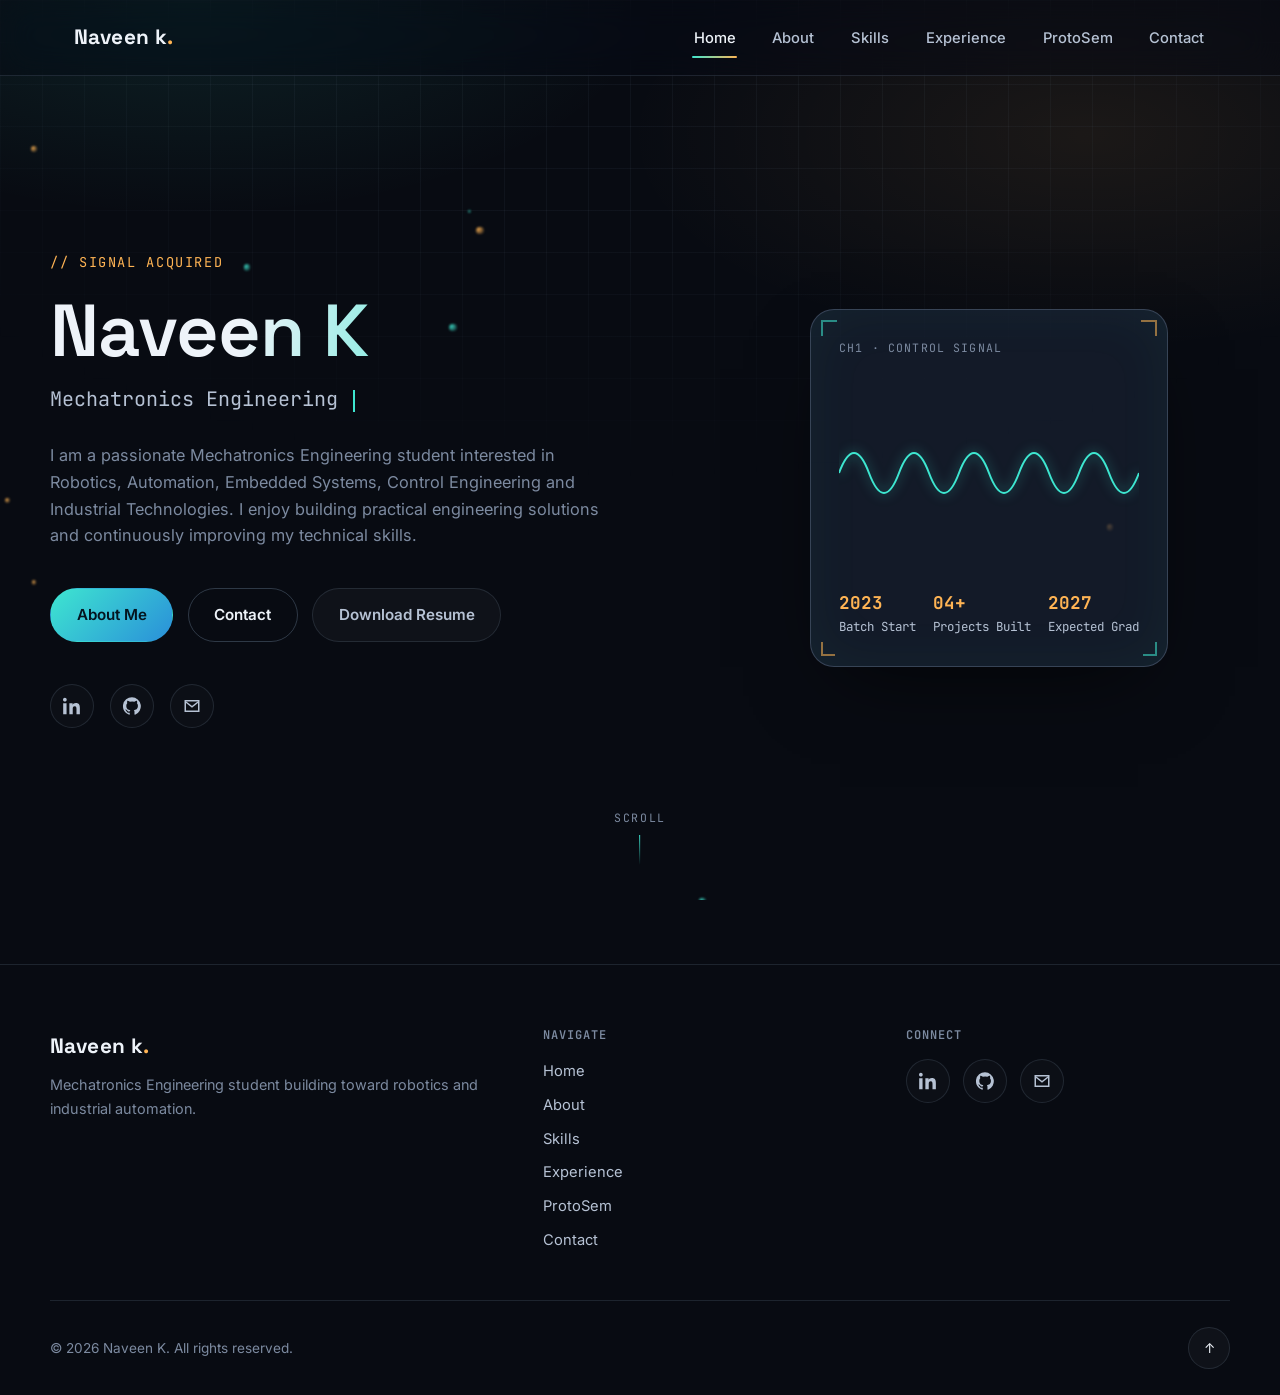
<file: index.html>
<!DOCTYPE html>
<html lang="en">
<head>
<meta charset="UTF-8">
<meta name="viewport" content="width=device-width, initial-scale=1.0">
<title>Naveen K — Mechatronics Engineering Student</title>
<meta name="description" content="Portfolio of Naveen K, a Mechatronics Engineering student focused on robotics, automation, embedded systems and control engineering.">

<!-- Fonts -->
<link rel="preconnect" href="https://fonts.googleapis.com">
<link rel="preconnect" href="https://fonts.gstatic.com" crossorigin>
<link href="https://fonts.googleapis.com/css2?family=Space+Grotesk:wght@500;600;700&family=Inter:wght@400;500;600&family=JetBrains+Mono:wght@400;500&display=swap" rel="stylesheet">

<link rel="stylesheet" href="style.css">
</head>
<body>

<!-- ========================= NAVBAR ========================= -->
<nav class="navbar" id="navbar">
  <div class="nav-container">
    <a href="index.html" class="nav-logo">Naveen k<span class="logo-dot">.</span></a>
    <button class="nav-toggle" id="navToggle" aria-label="Toggle navigation" aria-expanded="false">
      <span></span><span></span><span></span>
    </button>
    <ul class="nav-links" id="navLinks">
      <li><a href="index.html" class="nav-link active">Home</a></li>
      <li><a href="about.html" class="nav-link">About</a></li>
      <li><a href="skills.html" class="nav-link">Skills</a></li>
      <li><a href="experience.html" class="nav-link">Experience</a></li>
      <li><a href="protosem.html" class="nav-link">ProtoSem</a></li>
      <li><a href="contact.html" class="nav-link">Contact</a></li>
    </ul>
  </div>
</nav>

<!-- ========================= HERO ========================= -->
<header class="hero">
  <div class="floating-nodes" aria-hidden="true"></div>

  <div class="container hero-grid">
    <div class="hero-copy">
      <span class="hero-kicker">// Signal acquired</span>
      <h1 class="hero-name reveal">Naveen K</h1>
      <p class="hero-role reveal reveal-delay-1"><span class="role-text">Mechatronics Engineering Student</span><span class="cursor"></span></p>

      <p class="hero-intro reveal reveal-delay-2">
        I am a passionate Mechatronics Engineering student interested in Robotics, Automation,
        Embedded Systems, Control Engineering and Industrial Technologies. I enjoy building
        practical engineering solutions and continuously improving my technical skills.
      </p>

      <div class="hero-actions reveal reveal-delay-3">
        <a href="about.html" class="btn btn-primary">About Me</a>
        <a href="contact.html" class="btn btn-outline">Contact</a>
        <a href="resume.pdf" class="btn btn-ghost" download>Download Resume</a>
      </div>

      <div class="hero-socials reveal reveal-delay-4">
        <a href="https://linkedin.com/" target="_blank" rel="noopener" class="social-icon" aria-label="LinkedIn">
          <svg viewBox="0 0 24 24" fill="currentColor"><path d="M4.98 3.5C4.98 4.88 3.88 6 2.5 6S0 4.88 0 3.5 1.1 1 2.48 1 4.98 2.12 4.98 3.5zM.24 8.25h4.5V23h-4.5V8.25zM8.5 8.25h4.31v2.02h.06c.6-1.13 2.06-2.32 4.24-2.32 4.53 0 5.37 2.98 5.37 6.86V23h-4.5v-6.95c0-1.66-.03-3.8-2.32-3.8-2.32 0-2.68 1.81-2.68 3.68V23h-4.5V8.25z"/></svg>
        </a>
        <a href="https://github.com/" target="_blank" rel="noopener" class="social-icon" aria-label="GitHub">
          <svg viewBox="0 0 24 24" fill="currentColor"><path d="M12 .3a12 12 0 00-3.8 23.4c.6.1.8-.3.8-.6v-2.2c-3.3.7-4-1.6-4-1.6-.6-1.4-1.4-1.8-1.4-1.8-1.1-.8.1-.8.1-.8 1.2.1 1.9 1.3 1.9 1.3 1.1 1.8 2.8 1.3 3.5 1 .1-.8.4-1.3.7-1.6-2.7-.3-5.4-1.3-5.4-5.9 0-1.3.5-2.4 1.3-3.2-.1-.3-.6-1.6.1-3.2 0 0 1-.3 3.4 1.2a11.5 11.5 0 016 0c2.3-1.5 3.3-1.2 3.3-1.2.7 1.6.3 2.9.1 3.2.8.8 1.3 1.9 1.3 3.2 0 4.6-2.8 5.6-5.4 5.9.4.4.8 1.1.8 2.2v3.3c0 .3.2.7.8.6A12 12 0 0012 .3z"/></svg>
        </a>
        <a href="mailto:contnaveendoc@gmail.com" class="social-icon" aria-label="Email">
          <svg viewBox="0 0 24 24" fill="none" stroke="currentColor" stroke-width="2"><path d="M3 5h18v14H3z"/><path d="M3 6l9 7 9-7"/></svg>
        </a>
      </div>
    </div>

    <div class="hero-visual reveal reveal-delay-2">
      <div class="scope-panel bracket tilt">
        <span class="bl"></span><span class="br"></span>
        <span class="scope-label">CH1 · CONTROL SIGNAL</span>
        <svg viewBox="0 0 300 100" preserveAspectRatio="none">
          <path class="scope-wave" d="M0,50 Q15,10 30,50 T60,50 T90,50 T120,50 T150,50 T180,50 T210,50 T240,50 T270,50 T300,50"/>
        </svg>
        <div class="scope-stats">
          <div><b>2023</b>Batch Start</div>
          <div><b>04+</b>Projects Built</div>
          <div><b>2027</b>Expected Grad</div>
        </div>
      </div>
    </div>
  </div>

  <div class="scroll-cue"><span>Scroll</span><span class="line"></span></div>
</header>

<!-- ========================= FOOTER ========================= -->
<footer class="footer">
  <div class="footer-container">
    <div class="footer-brand">
      <a href="index.html" class="nav-logo">Naveen k<span class="logo-dot">.</span></a>
      <p>Mechatronics Engineering student building toward robotics and industrial automation.</p>
    </div>
    <div class="footer-links">
      <h4>Navigate</h4>
      <a href="index.html">Home</a>
      <a href="about.html">About</a>
      <a href="skills.html">Skills</a>
      <a href="experience.html">Experience</a>
      <a href="protosem.html">ProtoSem</a>
      <a href="contact.html">Contact</a>
    </div>
    <div class="footer-social">
      <h4>Connect</h4>
      <div class="social-icons">
        <a href="https://linkedin.com/" target="_blank" rel="noopener" class="social-icon" aria-label="LinkedIn">
          <svg viewBox="0 0 24 24" fill="currentColor" width="18" height="18"><path d="M4.98 3.5C4.98 4.88 3.88 6 2.5 6S0 4.88 0 3.5 1.1 1 2.48 1 4.98 2.12 4.98 3.5zM.24 8.25h4.5V23h-4.5V8.25zM8.5 8.25h4.31v2.02h.06c.6-1.13 2.06-2.32 4.24-2.32 4.53 0 5.37 2.98 5.37 6.86V23h-4.5v-6.95c0-1.66-.03-3.8-2.32-3.8-2.32 0-2.68 1.81-2.68 3.68V23h-4.5V8.25z"/></svg>
        </a>
        <a href="https://github.com/" target="_blank" rel="noopener" class="social-icon" aria-label="GitHub">
          <svg viewBox="0 0 24 24" fill="currentColor" width="18" height="18"><path d="M12 .3a12 12 0 00-3.8 23.4c.6.1.8-.3.8-.6v-2.2c-3.3.7-4-1.6-4-1.6-.6-1.4-1.4-1.8-1.4-1.8-1.1-.8.1-.8.1-.8 1.2.1 1.9 1.3 1.9 1.3 1.1 1.8 2.8 1.3 3.5 1 .1-.8.4-1.3.7-1.6-2.7-.3-5.4-1.3-5.4-5.9 0-1.3.5-2.4 1.3-3.2-.1-.3-.6-1.6.1-3.2 0 0 1-.3 3.4 1.2a11.5 11.5 0 016 0c2.3-1.5 3.3-1.2 3.3-1.2.7 1.6.3 2.9.1 3.2.8.8 1.3 1.9 1.3 3.2 0 4.6-2.8 5.6-5.4 5.9.4.4.8 1.1.8 2.2v3.3c0 .3.2.7.8.6A12 12 0 0012 .3z"/></svg>
        </a>
        <a href="mailto:contnaveendoc@gmail.com" class="social-icon" aria-label="Email">
          <svg viewBox="0 0 24 24" fill="none" stroke="currentColor" stroke-width="2" width="18" height="18"><path d="M3 5h18v14H3z"/><path d="M3 6l9 7 9-7"/></svg>
        </a>
      </div>
    </div>
  </div>
  <div class="footer-bottom">
    <p>&copy; <span id="year"></span> Naveen K. All rights reserved.</p>
    <button id="backToTop" class="back-to-top" aria-label="Back to top">↑</button>
  </div>
</footer>

<script src="script.js"></script>
</body>
</html>
</file>
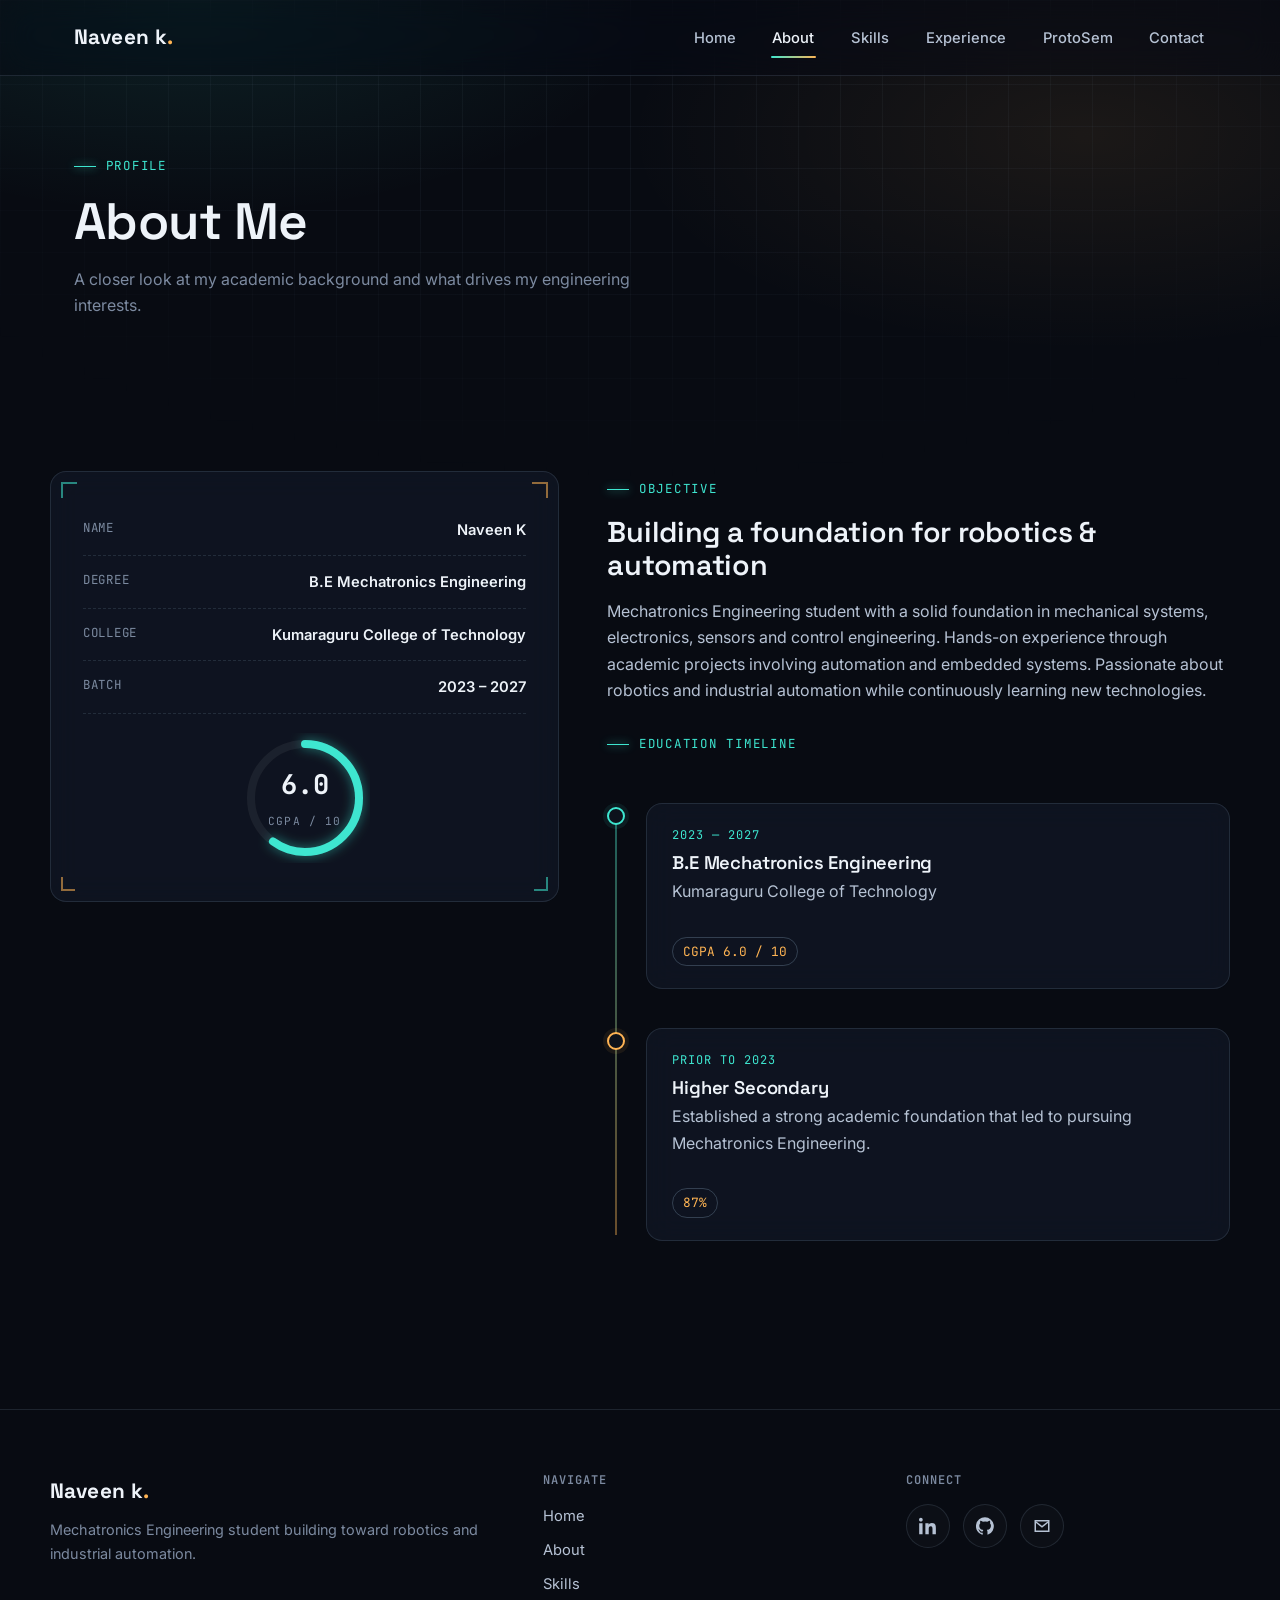
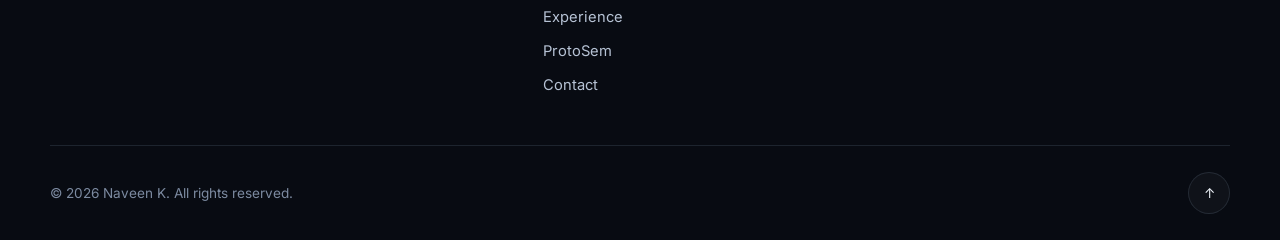
<file: about.html>
<!DOCTYPE html>
<html lang="en">
<head>
<meta charset="UTF-8">
<meta name="viewport" content="width=device-width, initial-scale=1.0">
<title>About — Naveen K</title>
<meta name="description" content="About Naveen K, B.E Mechatronics Engineering student at Kumaraguru College of Technology.">

<link rel="preconnect" href="https://fonts.googleapis.com">
<link rel="preconnect" href="https://fonts.gstatic.com" crossorigin>
<link href="https://fonts.googleapis.com/css2?family=Space+Grotesk:wght@500;600;700&family=Inter:wght@400;500;600&family=JetBrains+Mono:wght@400;500&display=swap" rel="stylesheet">

<link rel="stylesheet" href="style.css">
</head>
<body>

<!-- ========================= NAVBAR ========================= -->
<nav class="navbar" id="navbar">
  <div class="nav-container">
    <a href="index.html" class="nav-logo">Naveen k<span class="logo-dot">.</span></a>
    <button class="nav-toggle" id="navToggle" aria-label="Toggle navigation" aria-expanded="false">
      <span></span><span></span><span></span>
    </button>
    <ul class="nav-links" id="navLinks">
      <li><a href="index.html" class="nav-link">Home</a></li>
      <li><a href="about.html" class="nav-link active">About</a></li>
      <li><a href="skills.html" class="nav-link">Skills</a></li>
      <li><a href="experience.html" class="nav-link">Experience</a></li>
      <li><a href="protosem.html" class="nav-link">ProtoSem</a></li>
      <li><a href="contact.html" class="nav-link">Contact</a></li>
    </ul>
  </div>
</nav>

<!-- ========================= PAGE HEADER ========================= -->
<header class="page-header container">
  <span class="eyebrow">Profile</span>
  <h1 class="reveal">About Me</h1>
  <p class="reveal reveal-delay-1">A closer look at my academic background and what drives my engineering interests.</p>
</header>

<!-- ========================= ABOUT GRID ========================= -->
<section>
  <div class="container about-grid">

    <!-- Identity / stat card -->
    <div class="id-card glass bracket tilt reveal">
      <span class="bl"></span><span class="br"></span>
      <div class="id-row"><span>Name</span><span>Naveen K</span></div>
      <div class="id-row"><span>Degree</span><span>B.E Mechatronics Engineering</span></div>
      <div class="id-row"><span>College</span><span>Kumaraguru College of Technology</span></div>
      <div class="id-row"><span>Batch</span><span>2023 – 2027</span></div>

      <div class="cgpa-ring">
        <svg viewBox="0 0 130 130" width="130" height="130">
          <circle class="track" cx="65" cy="65" r="54"></circle>
          <circle class="value" cx="65" cy="65" r="54" data-pct="6"></circle>
        </svg>
        <div class="cgpa-label"><b>6.0</b><small>CGPA / 10</small></div>
      </div>
    </div>

    <!-- Objective + education timeline -->
    <div class="about-copy">
      <span class="eyebrow reveal">Objective</span>
      <h2 class="reveal">Building a foundation for robotics &amp; automation</h2>
      <p class="reveal reveal-delay-1">
        Mechatronics Engineering student with a solid foundation in mechanical systems, electronics,
        sensors and control engineering. Hands-on experience through academic projects involving
        automation and embedded systems. Passionate about robotics and industrial automation while
        continuously learning new technologies.
      </p>

      <span class="eyebrow reveal">Education Timeline</span>
      <div class="timeline">
        <div class="timeline-item reveal">
          <div class="timeline-dot"></div>
          <div class="timeline-card glass">
            <span class="t-date">2023 — 2027</span>
            <h3>B.E Mechatronics Engineering</h3>
            <p>Kumaraguru College of Technology</p>
            <span class="t-score">CGPA 6.0 / 10</span>
          </div>
        </div>
        <div class="timeline-item reveal reveal-delay-1">
          <div class="timeline-dot"></div>
          <div class="timeline-card glass">
            <span class="t-date">Prior to 2023</span>
            <h3>Higher Secondary</h3>
            <p>Established a strong academic foundation that led to pursuing Mechatronics Engineering.</p>
            <span class="t-score">87%</span>
          </div>
        </div>
      </div>
    </div>

  </div>
</section>

<!-- ========================= FOOTER ========================= -->
<footer class="footer">
  <div class="footer-container">
    <div class="footer-brand">
      <a href="index.html" class="nav-logo">Naveen k<span class="logo-dot">.</span></a>
      <p>Mechatronics Engineering student building toward robotics and industrial automation.</p>
    </div>
    <div class="footer-links">
      <h4>Navigate</h4>
      <a href="index.html">Home</a>
      <a href="about.html">About</a>
      <a href="skills.html">Skills</a>
      <a href="experience.html">Experience</a>
      <a href="protosem.html">ProtoSem</a>
      <a href="contact.html">Contact</a>
    </div>
    <div class="footer-social">
      <h4>Connect</h4>
      <div class="social-icons">
        <a href="https://linkedin.com/" target="_blank" rel="noopener" class="social-icon" aria-label="LinkedIn">
          <svg viewBox="0 0 24 24" fill="currentColor" width="18" height="18"><path d="M4.98 3.5C4.98 4.88 3.88 6 2.5 6S0 4.88 0 3.5 1.1 1 2.48 1 4.98 2.12 4.98 3.5zM.24 8.25h4.5V23h-4.5V8.25zM8.5 8.25h4.31v2.02h.06c.6-1.13 2.06-2.32 4.24-2.32 4.53 0 5.37 2.98 5.37 6.86V23h-4.5v-6.95c0-1.66-.03-3.8-2.32-3.8-2.32 0-2.68 1.81-2.68 3.68V23h-4.5V8.25z"/></svg>
        </a>
        <a href="https://github.com/" target="_blank" rel="noopener" class="social-icon" aria-label="GitHub">
          <svg viewBox="0 0 24 24" fill="currentColor" width="18" height="18"><path d="M12 .3a12 12 0 00-3.8 23.4c.6.1.8-.3.8-.6v-2.2c-3.3.7-4-1.6-4-1.6-.6-1.4-1.4-1.8-1.4-1.8-1.1-.8.1-.8.1-.8 1.2.1 1.9 1.3 1.9 1.3 1.1 1.8 2.8 1.3 3.5 1 .1-.8.4-1.3.7-1.6-2.7-.3-5.4-1.3-5.4-5.9 0-1.3.5-2.4 1.3-3.2-.1-.3-.6-1.6.1-3.2 0 0 1-.3 3.4 1.2a11.5 11.5 0 016 0c2.3-1.5 3.3-1.2 3.3-1.2.7 1.6.3 2.9.1 3.2.8.8 1.3 1.9 1.3 3.2 0 4.6-2.8 5.6-5.4 5.9.4.4.8 1.1.8 2.2v3.3c0 .3.2.7.8.6A12 12 0 0012 .3z"/></svg>
        </a>
        <a href="mailto:contnaveendoc@gmail.com" class="social-icon" aria-label="Email">
          <svg viewBox="0 0 24 24" fill="none" stroke="currentColor" stroke-width="2" width="18" height="18"><path d="M3 5h18v14H3z"/><path d="M3 6l9 7 9-7"/></svg>
        </a>
      </div>
    </div>
  </div>
  <div class="footer-bottom">
    <p>&copy; <span id="year"></span> Naveen K. All rights reserved.</p>
    <button id="backToTop" class="back-to-top" aria-label="Back to top">↑</button>
  </div>
</footer>

<script src="script.js"></script>
</body>
</html>
</file>
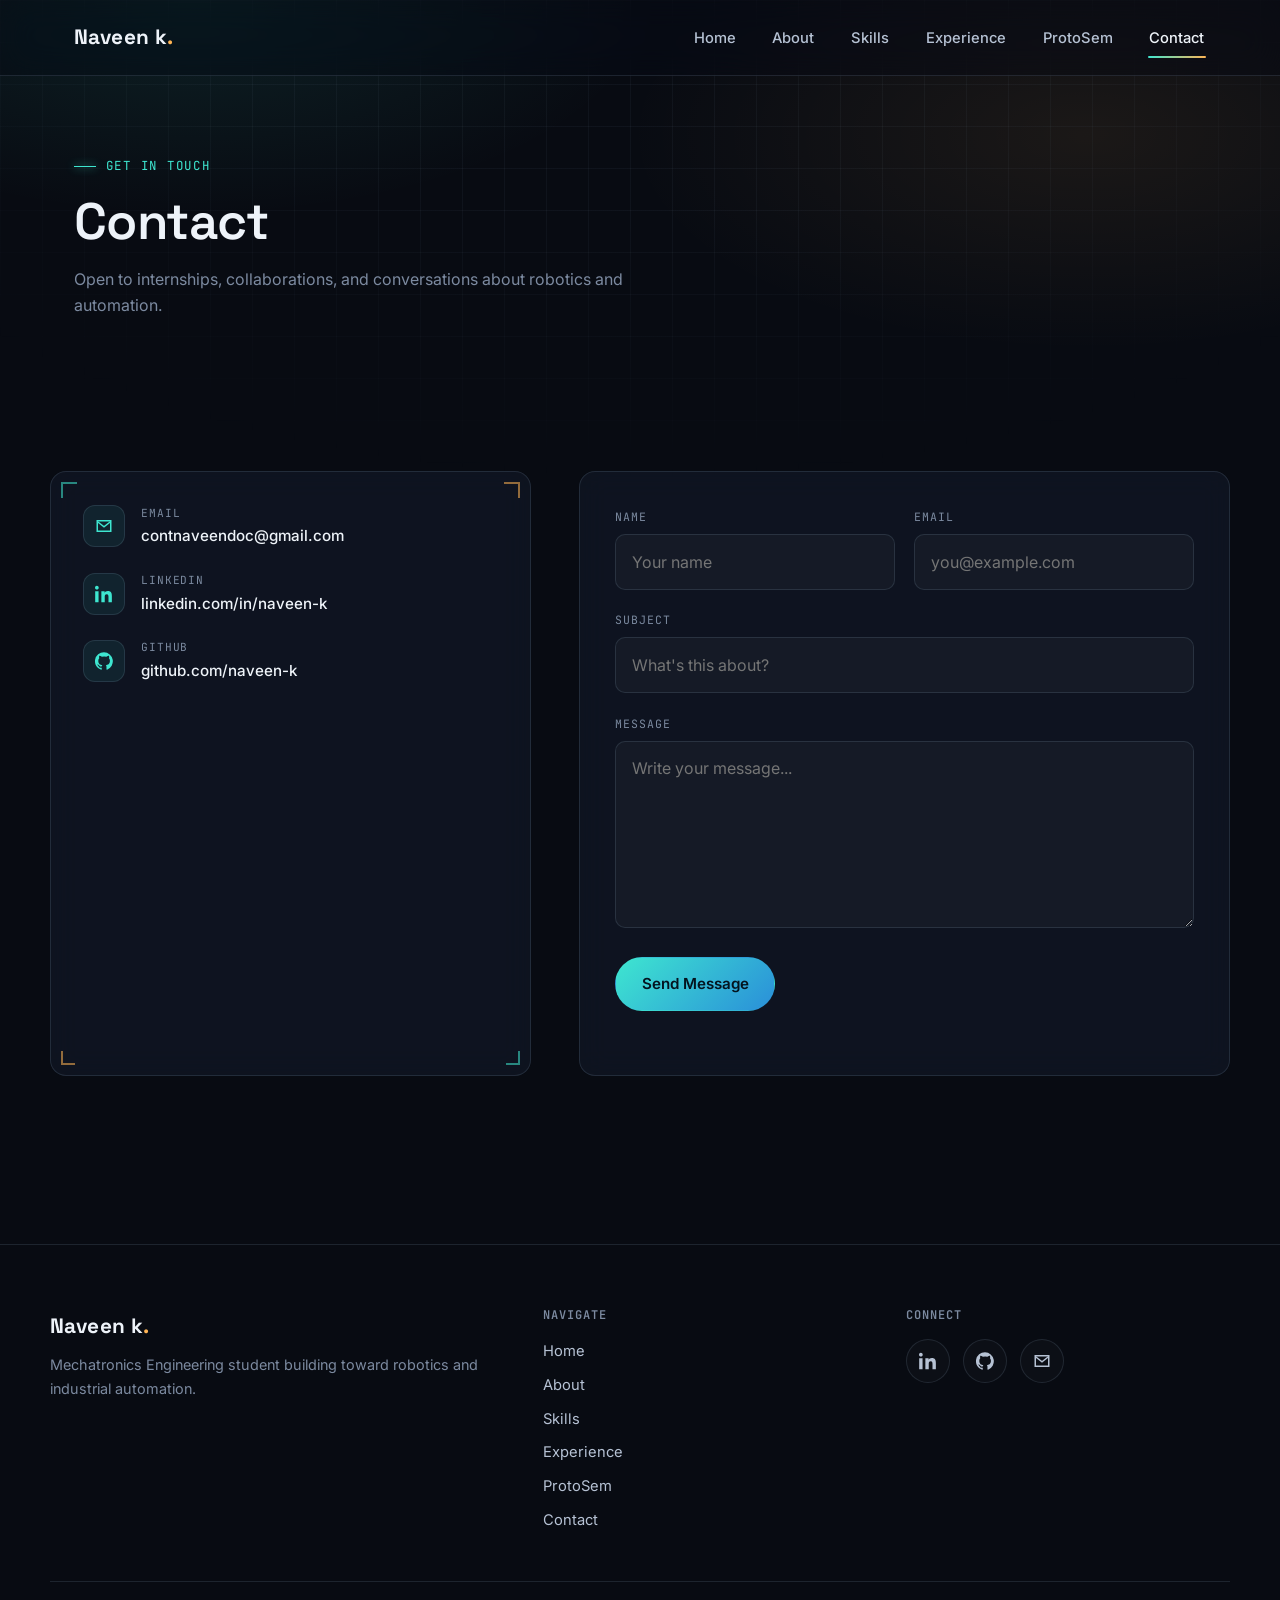
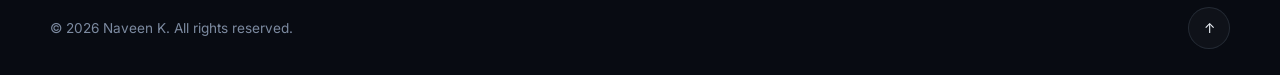
<file: contact.html>
<!DOCTYPE html>
<html lang="en">
<head>
<meta charset="UTF-8">
<meta name="viewport" content="width=device-width, initial-scale=1.0">
<title>Contact — Naveen K</title>
<meta name="description" content="Get in touch with Naveen K — email, phone, LinkedIn and GitHub.">

<link rel="preconnect" href="https://fonts.googleapis.com">
<link rel="preconnect" href="https://fonts.gstatic.com" crossorigin>
<link href="https://fonts.googleapis.com/css2?family=Space+Grotesk:wght@500;600;700&family=Inter:wght@400;500;600&family=JetBrains+Mono:wght@400;500&display=swap" rel="stylesheet">

<link rel="stylesheet" href="style.css">
</head>
<body>

<!-- ========================= NAVBAR ========================= -->
<nav class="navbar" id="navbar">
  <div class="nav-container">
    <a href="index.html" class="nav-logo">Naveen k<span class="logo-dot">.</span></a>
    <button class="nav-toggle" id="navToggle" aria-label="Toggle navigation" aria-expanded="false">
      <span></span><span></span><span></span>
    </button>
    <ul class="nav-links" id="navLinks">
      <li><a href="index.html" class="nav-link">Home</a></li>
      <li><a href="about.html" class="nav-link">About</a></li>
      <li><a href="skills.html" class="nav-link">Skills</a></li>
      <li><a href="experience.html" class="nav-link">Experience</a></li>
      <li><a href="protosem.html" class="nav-link">ProtoSem</a></li>
      <li><a href="contact.html" class="nav-link active">Contact</a></li>
    </ul>
  </div>
</nav>

<!-- ========================= PAGE HEADER ========================= -->
<header class="page-header container">
  <span class="eyebrow">Get In Touch</span>
  <h1 class="reveal">Contact</h1>
  <p class="reveal reveal-delay-1">Open to internships, collaborations, and conversations about robotics and automation.</p>
</header>

<!-- ========================= CONTACT ========================= -->
<section>
  <div class="container contact-grid">

    <!-- Contact info -->
    <div class="contact-info-card glass bracket reveal">
      <span class="bl"></span><span class="br"></span>

      <div class="contact-row">
        <span class="ico"><svg viewBox="0 0 24 24" fill="none" stroke="currentColor" stroke-width="2"><path d="M3 5h18v14H3z"/><path d="M3 6l9 7 9-7"/></svg></span>
        <div><span>Email</span><a href="mailto:contnaveendoc@gmail.com">contnaveendoc@gmail.com</a></div>
      </div>

      <div class="contact-row">
        <span class="ico"><svg viewBox="0 0 24 24" fill="currentColor" width="18" height="18"><path d="M4.98 3.5C4.98 4.88 3.88 6 2.5 6S0 4.88 0 3.5 1.1 1 2.48 1 4.98 2.12 4.98 3.5zM.24 8.25h4.5V23h-4.5V8.25zM8.5 8.25h4.31v2.02h.06c.6-1.13 2.06-2.32 4.24-2.32 4.53 0 5.37 2.98 5.37 6.86V23h-4.5v-6.95c0-1.66-.03-3.8-2.32-3.8-2.32 0-2.68 1.81-2.68 3.68V23h-4.5V8.25z"/></svg></span>
        <div><span>LinkedIn</span><a href="https://linkedin.com/" target="_blank" rel="noopener">linkedin.com/in/naveen-k</a></div>
      </div>

      <div class="contact-row">
        <span class="ico"><svg viewBox="0 0 24 24" fill="currentColor" width="18" height="18"><path d="M12 .3a12 12 0 00-3.8 23.4c.6.1.8-.3.8-.6v-2.2c-3.3.7-4-1.6-4-1.6-.6-1.4-1.4-1.8-1.4-1.8-1.1-.8.1-.8.1-.8 1.2.1 1.9 1.3 1.9 1.3 1.1 1.8 2.8 1.3 3.5 1 .1-.8.4-1.3.7-1.6-2.7-.3-5.4-1.3-5.4-5.9 0-1.3.5-2.4 1.3-3.2-.1-.3-.6-1.6.1-3.2 0 0 1-.3 3.4 1.2a11.5 11.5 0 016 0c2.3-1.5 3.3-1.2 3.3-1.2.7 1.6.3 2.9.1 3.2.8.8 1.3 1.9 1.3 3.2 0 4.6-2.8 5.6-5.4 5.9.4.4.8 1.1.8 2.2v3.3c0 .3.2.7.8.6A12 12 0 0012 .3z"/></svg></span>
        <div><span>GitHub</span><a href="https://github.com/" target="_blank" rel="noopener">github.com/naveen-k</a></div>
      </div>
    </div>

    <!-- Contact form (frontend only) -->
    <form class="contact-form glass reveal reveal-delay-1" id="contactForm">
      <div class="form-row">
        <div class="field">
          <label for="name">Name</label>
          <input type="text" id="name" name="name" placeholder="Your name" required>
        </div>
        <div class="field">
          <label for="email">Email</label>
          <input type="email" id="email" name="email" placeholder="you@example.com" required>
        </div>
      </div>

      <div class="field">
        <label for="subject">Subject</label>
        <input type="text" id="subject" name="subject" placeholder="What's this about?">
      </div>

      <div class="field">
        <label for="message">Message</label>
        <textarea id="message" name="message" rows="6" placeholder="Write your message..." required></textarea>
      </div>

      <button type="submit" class="btn btn-primary">Send Message</button>
      <p class="form-status" id="formStatus"></p>
    </form>

  </div>
</section>

<!-- ========================= FOOTER ========================= -->
<footer class="footer">
  <div class="footer-container">
    <div class="footer-brand">
      <a href="index.html" class="nav-logo">Naveen k<span class="logo-dot">.</span></a>
      <p>Mechatronics Engineering student building toward robotics and industrial automation.</p>
    </div>
    <div class="footer-links">
      <h4>Navigate</h4>
      <a href="index.html">Home</a>
      <a href="about.html">About</a>
      <a href="skills.html">Skills</a>
      <a href="experience.html">Experience</a>
      <a href="protosem.html">ProtoSem</a>
      <a href="contact.html">Contact</a>
    </div>
    <div class="footer-social">
      <h4>Connect</h4>
      <div class="social-icons">
        <a href="https://linkedin.com/" target="_blank" rel="noopener" class="social-icon" aria-label="LinkedIn">
          <svg viewBox="0 0 24 24" fill="currentColor" width="18" height="18"><path d="M4.98 3.5C4.98 4.88 3.88 6 2.5 6S0 4.88 0 3.5 1.1 1 2.48 1 4.98 2.12 4.98 3.5zM.24 8.25h4.5V23h-4.5V8.25zM8.5 8.25h4.31v2.02h.06c.6-1.13 2.06-2.32 4.24-2.32 4.53 0 5.37 2.98 5.37 6.86V23h-4.5v-6.95c0-1.66-.03-3.8-2.32-3.8-2.32 0-2.68 1.81-2.68 3.68V23h-4.5V8.25z"/></svg>
        </a>
        <a href="https://github.com/" target="_blank" rel="noopener" class="social-icon" aria-label="GitHub">
          <svg viewBox="0 0 24 24" fill="currentColor" width="18" height="18"><path d="M12 .3a12 12 0 00-3.8 23.4c.6.1.8-.3.8-.6v-2.2c-3.3.7-4-1.6-4-1.6-.6-1.4-1.4-1.8-1.4-1.8-1.1-.8.1-.8.1-.8 1.2.1 1.9 1.3 1.9 1.3 1.1 1.8 2.8 1.3 3.5 1 .1-.8.4-1.3.7-1.6-2.7-.3-5.4-1.3-5.4-5.9 0-1.3.5-2.4 1.3-3.2-.1-.3-.6-1.6.1-3.2 0 0 1-.3 3.4 1.2a11.5 11.5 0 016 0c2.3-1.5 3.3-1.2 3.3-1.2.7 1.6.3 2.9.1 3.2.8.8 1.3 1.9 1.3 3.2 0 4.6-2.8 5.6-5.4 5.9.4.4.8 1.1.8 2.2v3.3c0 .3.2.7.8.6A12 12 0 0012 .3z"/></svg>
        </a>
        <a href="mailto:contnaveendoc@gmail.com" class="social-icon" aria-label="Email">
          <svg viewBox="0 0 24 24" fill="none" stroke="currentColor" stroke-width="2" width="18" height="18"><path d="M3 5h18v14H3z"/><path d="M3 6l9 7 9-7"/></svg>
        </a>
      </div>
    </div>
  </div>
  <div class="footer-bottom">
    <p>&copy; <span id="year"></span> Naveen K. All rights reserved.</p>
    <button id="backToTop" class="back-to-top" aria-label="Back to top">↑</button>
  </div>
</footer>

<script src="script.js"></script>
</body>
</html>
</file>
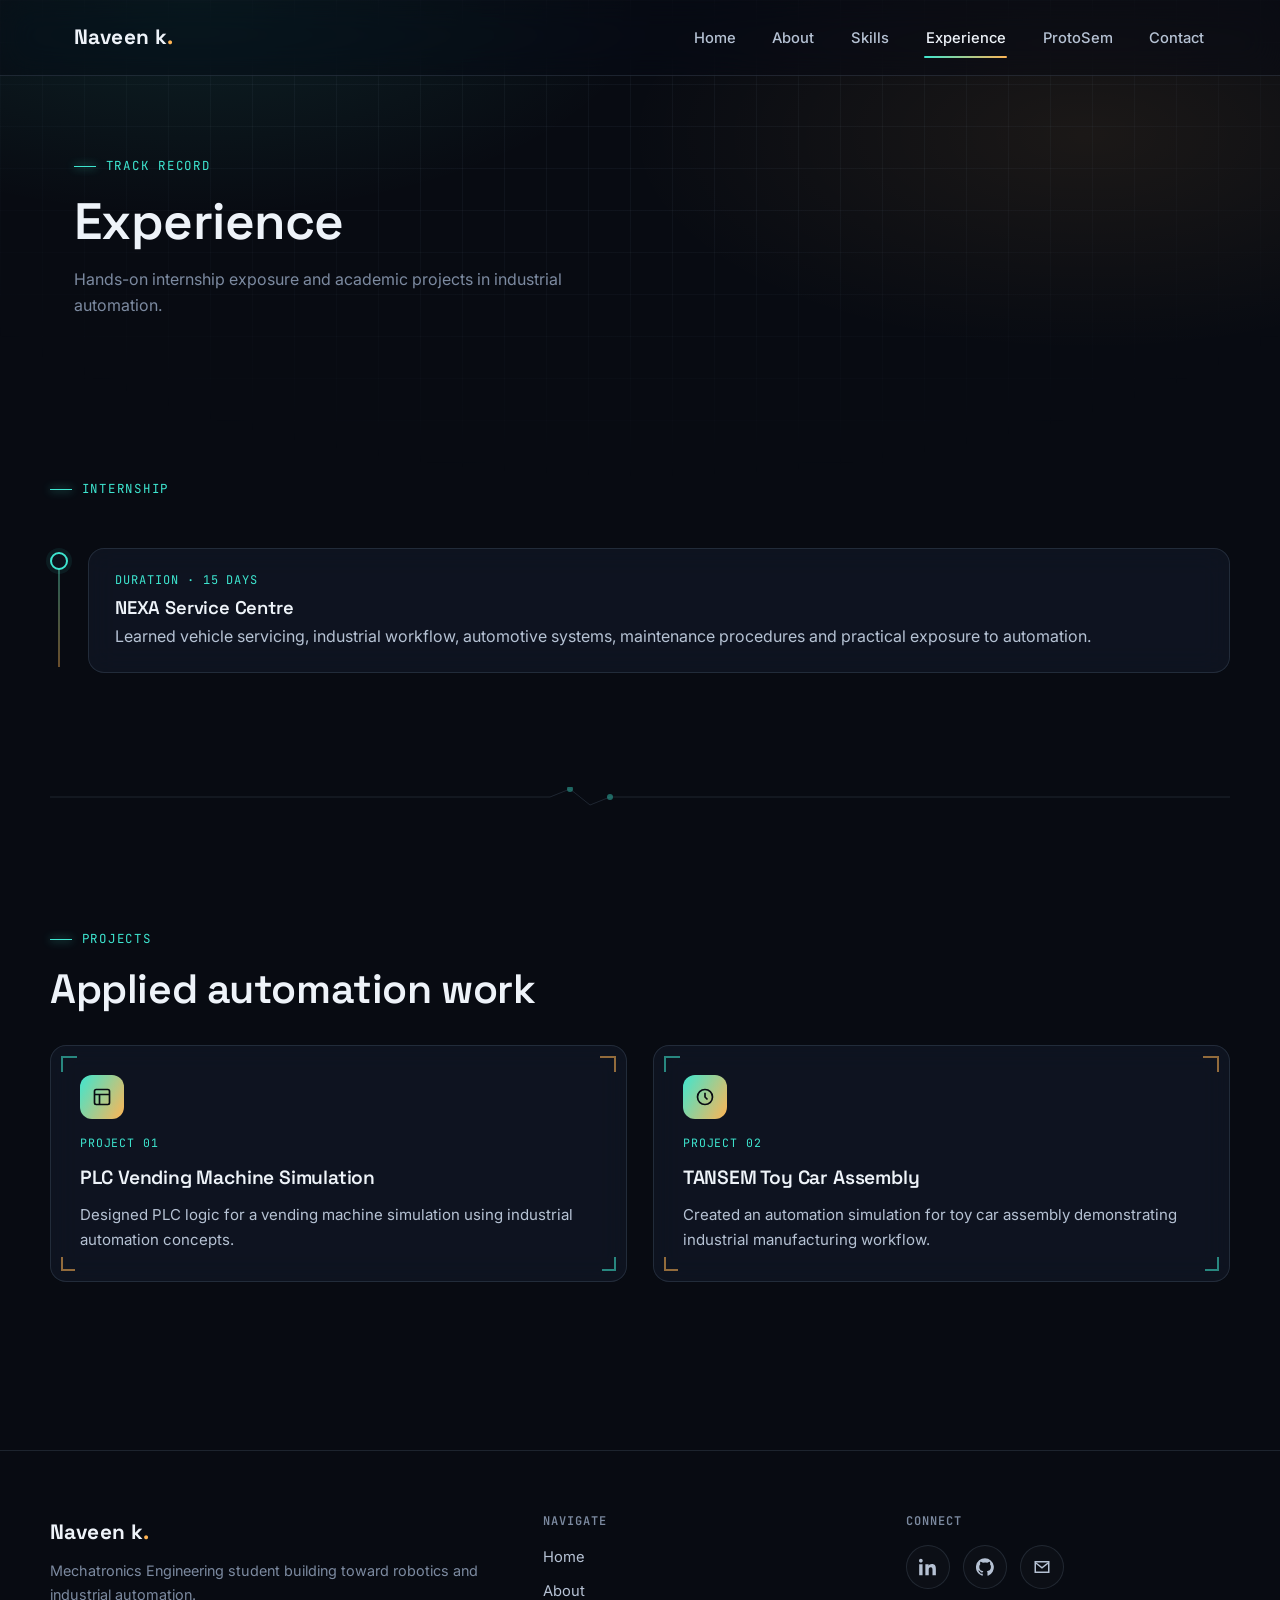
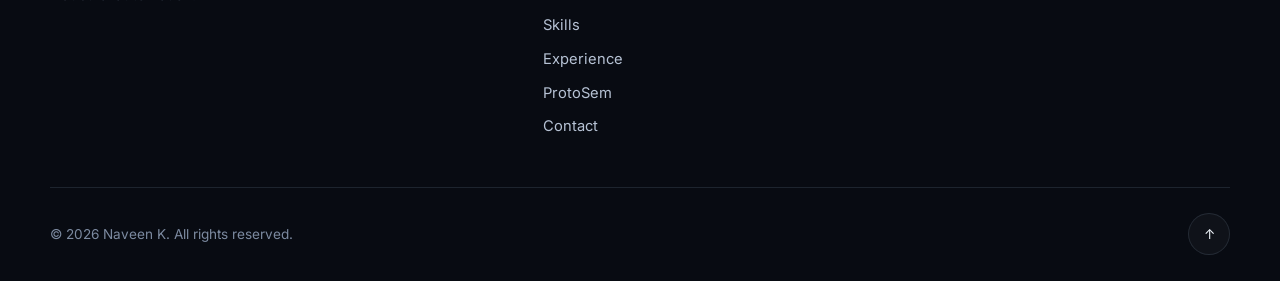
<file: experience.html>
<!DOCTYPE html>
<html lang="en">
<head>
<meta charset="UTF-8">
<meta name="viewport" content="width=device-width, initial-scale=1.0">
<title>Experience — Naveen K</title>
<meta name="description" content="Internship and project experience of Naveen K in automation and industrial technology.">

<link rel="preconnect" href="https://fonts.googleapis.com">
<link rel="preconnect" href="https://fonts.gstatic.com" crossorigin>
<link href="https://fonts.googleapis.com/css2?family=Space+Grotesk:wght@500;600;700&family=Inter:wght@400;500;600&family=JetBrains+Mono:wght@400;500&display=swap" rel="stylesheet">

<link rel="stylesheet" href="style.css">
</head>
<body>

<!-- ========================= NAVBAR ========================= -->
<nav class="navbar" id="navbar">
  <div class="nav-container">
    <a href="index.html" class="nav-logo">Naveen k<span class="logo-dot">.</span></a>
    <button class="nav-toggle" id="navToggle" aria-label="Toggle navigation" aria-expanded="false">
      <span></span><span></span><span></span>
    </button>
    <ul class="nav-links" id="navLinks">
      <li><a href="index.html" class="nav-link">Home</a></li>
      <li><a href="about.html" class="nav-link">About</a></li>
      <li><a href="skills.html" class="nav-link">Skills</a></li>
      <li><a href="experience.html" class="nav-link active">Experience</a></li>
      <li><a href="protosem.html" class="nav-link">ProtoSem</a></li>
      <li><a href="contact.html" class="nav-link">Contact</a></li>
    </ul>
  </div>
</nav>

<!-- ========================= PAGE HEADER ========================= -->
<header class="page-header container">
  <span class="eyebrow">Track Record</span>
  <h1 class="reveal">Experience</h1>
  <p class="reveal reveal-delay-1">Hands-on internship exposure and academic projects in industrial automation.</p>
</header>

<!-- ========================= INTERNSHIP TIMELINE ========================= -->
<section>
  <div class="container">
    <span class="eyebrow reveal">Internship</span>
    <div class="timeline">
      <div class="timeline-item reveal">
        <div class="timeline-dot"></div>
        <div class="timeline-card glass">
          <span class="t-date">Duration · 15 Days</span>
          <h3>NEXA Service Centre</h3>
          <p>
            Learned vehicle servicing, industrial workflow, automotive systems, maintenance
            procedures and practical exposure to automation.
          </p>
        </div>
      </div>
    </div>
  </div>
</section>

<div class="trace-divider" aria-hidden="true">
  <svg viewBox="0 0 1180 20"><path d="M0,10 H500 L520,2 L540,18 L560,10 H1180"/><circle cx="520" cy="2" r="3"></circle><circle cx="560" cy="10" r="3"></circle></svg>
</div>

<!-- ========================= PROJECTS ========================= -->
<section>
  <div class="container">
    <span class="eyebrow reveal">Projects</span>
    <h2 class="section-title reveal">Applied automation work</h2>

    <div class="projects-grid">
      <div class="project-card glass bracket tilt reveal">
        <span class="bl"></span><span class="br"></span>
        <div class="proj-icon">
          <svg width="20" height="20" viewBox="0 0 24 24" fill="none" stroke="currentColor" stroke-width="2"><rect x="3" y="3" width="18" height="18" rx="2"/><path d="M3 9h18M9 21V9"/></svg>
        </div>
        <span class="project-tag">Project 01</span>
        <h3>PLC Vending Machine Simulation</h3>
        <p>Designed PLC logic for a vending machine simulation using industrial automation concepts.</p>
      </div>

      <div class="project-card glass bracket tilt reveal reveal-delay-1">
        <span class="bl"></span><span class="br"></span>
        <div class="proj-icon">
          <svg width="20" height="20" viewBox="0 0 24 24" fill="none" stroke="currentColor" stroke-width="2"><circle cx="12" cy="12" r="9"/><path d="M12 7v5l3 3"/></svg>
        </div>
        <span class="project-tag">Project 02</span>
        <h3>TANSEM Toy Car Assembly</h3>
        <p>Created an automation simulation for toy car assembly demonstrating industrial manufacturing workflow.</p>
      </div>
    </div>
  </div>
</section>

<!-- ========================= FOOTER ========================= -->
<footer class="footer">
  <div class="footer-container">
    <div class="footer-brand">
      <a href="index.html" class="nav-logo">Naveen k<span class="logo-dot">.</span></a>
      <p>Mechatronics Engineering student building toward robotics and industrial automation.</p>
    </div>
    <div class="footer-links">
      <h4>Navigate</h4>
      <a href="index.html">Home</a>
      <a href="about.html">About</a>
      <a href="skills.html">Skills</a>
      <a href="experience.html">Experience</a>
      <a href="protosem.html">ProtoSem</a>
      <a href="contact.html">Contact</a>
    </div>
    <div class="footer-social">
      <h4>Connect</h4>
      <div class="social-icons">
        <a href="https://linkedin.com/" target="_blank" rel="noopener" class="social-icon" aria-label="LinkedIn">
          <svg viewBox="0 0 24 24" fill="currentColor" width="18" height="18"><path d="M4.98 3.5C4.98 4.88 3.88 6 2.5 6S0 4.88 0 3.5 1.1 1 2.48 1 4.98 2.12 4.98 3.5zM.24 8.25h4.5V23h-4.5V8.25zM8.5 8.25h4.31v2.02h.06c.6-1.13 2.06-2.32 4.24-2.32 4.53 0 5.37 2.98 5.37 6.86V23h-4.5v-6.95c0-1.66-.03-3.8-2.32-3.8-2.32 0-2.68 1.81-2.68 3.68V23h-4.5V8.25z"/></svg>
        </a>
        <a href="https://github.com/" target="_blank" rel="noopener" class="social-icon" aria-label="GitHub">
          <svg viewBox="0 0 24 24" fill="currentColor" width="18" height="18"><path d="M12 .3a12 12 0 00-3.8 23.4c.6.1.8-.3.8-.6v-2.2c-3.3.7-4-1.6-4-1.6-.6-1.4-1.4-1.8-1.4-1.8-1.1-.8.1-.8.1-.8 1.2.1 1.9 1.3 1.9 1.3 1.1 1.8 2.8 1.3 3.5 1 .1-.8.4-1.3.7-1.6-2.7-.3-5.4-1.3-5.4-5.9 0-1.3.5-2.4 1.3-3.2-.1-.3-.6-1.6.1-3.2 0 0 1-.3 3.4 1.2a11.5 11.5 0 016 0c2.3-1.5 3.3-1.2 3.3-1.2.7 1.6.3 2.9.1 3.2.8.8 1.3 1.9 1.3 3.2 0 4.6-2.8 5.6-5.4 5.9.4.4.8 1.1.8 2.2v3.3c0 .3.2.7.8.6A12 12 0 0012 .3z"/></svg>
        </a>
        <a href="mailto:contnaveendoc@gmail.com" class="social-icon" aria-label="Email">
          <svg viewBox="0 0 24 24" fill="none" stroke="currentColor" stroke-width="2" width="18" height="18"><path d="M3 5h18v14H3z"/><path d="M3 6l9 7 9-7"/></svg>
        </a>
      </div>
    </div>
  </div>
  <div class="footer-bottom">
    <p>&copy; <span id="year"></span> Naveen K. All rights reserved.</p>
    <button id="backToTop" class="back-to-top" aria-label="Back to top">↑</button>
  </div>
</footer>

<script src="script.js"></script>
</body>
</html>
</file>
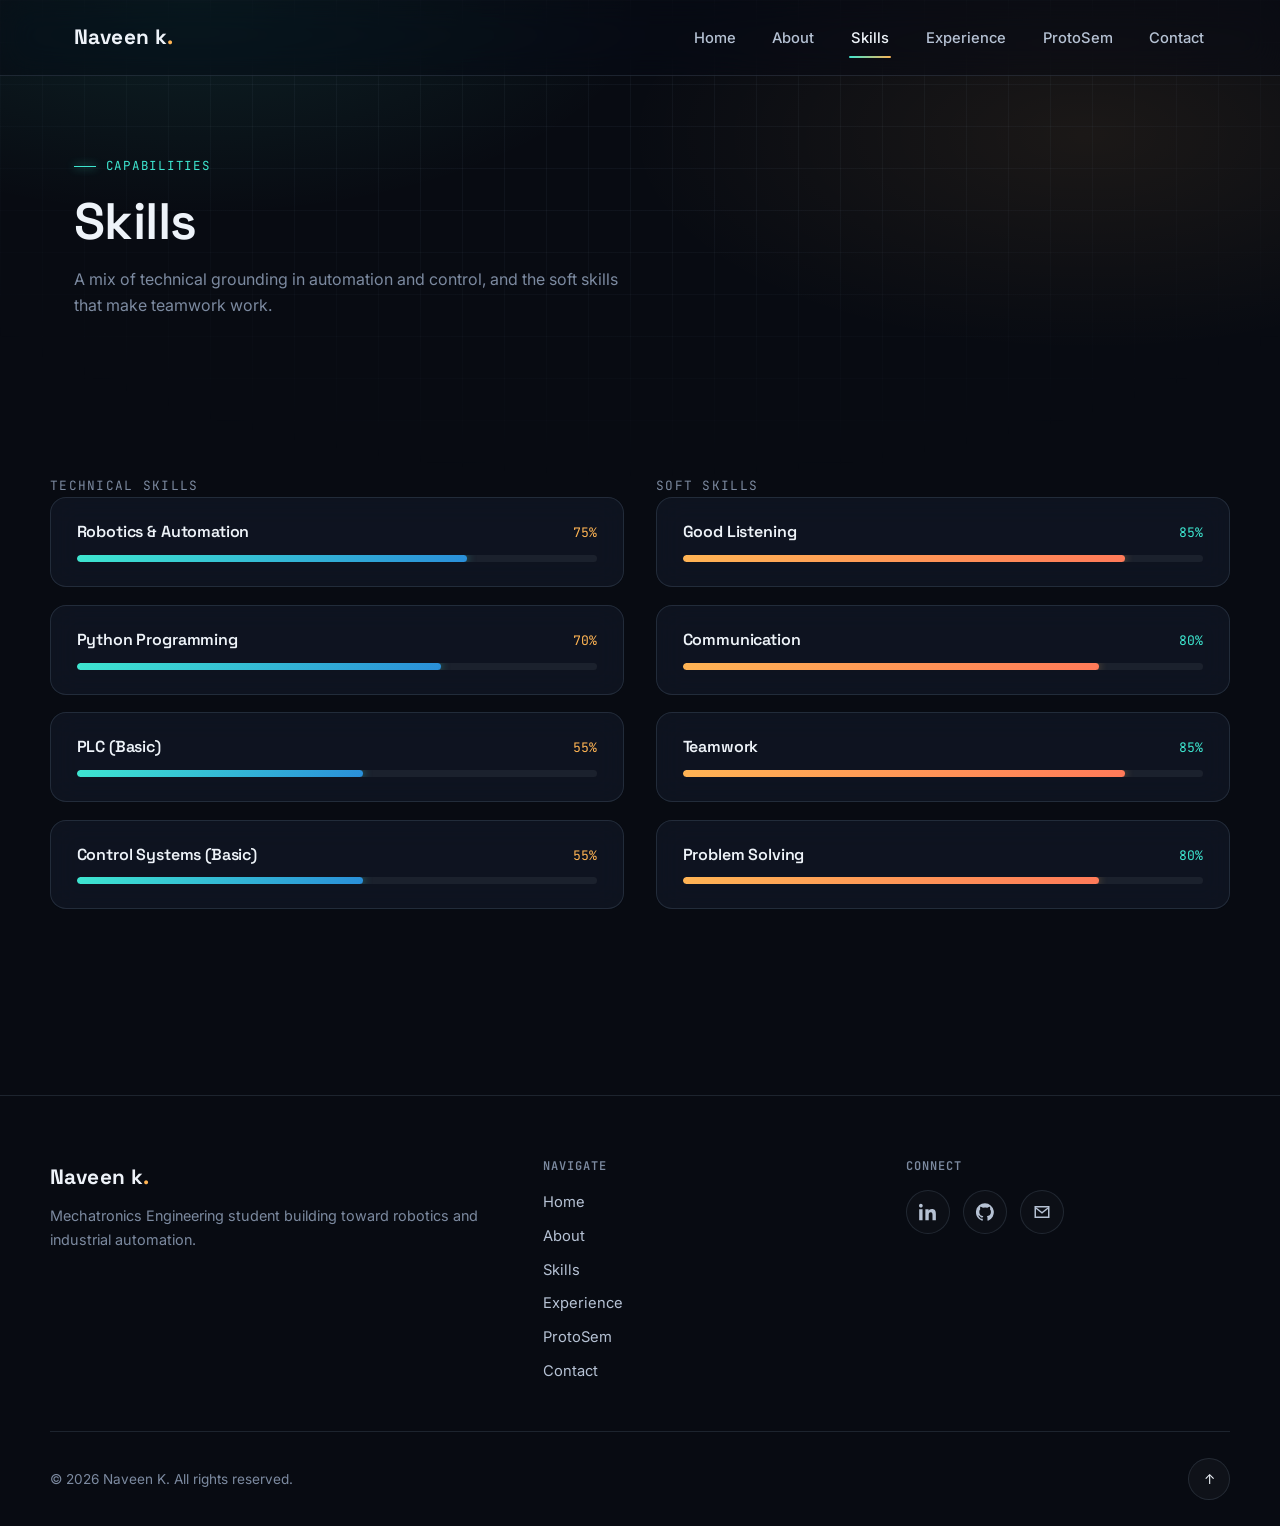
<file: skills.html>
<!DOCTYPE html>
<html lang="en">
<head>
<meta charset="UTF-8">
<meta name="viewport" content="width=device-width, initial-scale=1.0">
<title>Skills — Naveen K</title>
<meta name="description" content="Technical and soft skills of Naveen K, Mechatronics Engineering student.">

<link rel="preconnect" href="https://fonts.googleapis.com">
<link rel="preconnect" href="https://fonts.gstatic.com" crossorigin>
<link href="https://fonts.googleapis.com/css2?family=Space+Grotesk:wght@500;600;700&family=Inter:wght@400;500;600&family=JetBrains+Mono:wght@400;500&display=swap" rel="stylesheet">

<link rel="stylesheet" href="style.css">
</head>
<body>

<!-- ========================= NAVBAR ========================= -->
<nav class="navbar" id="navbar">
  <div class="nav-container">
    <a href="index.html" class="nav-logo">Naveen k<span class="logo-dot">.</span></a>
    <button class="nav-toggle" id="navToggle" aria-label="Toggle navigation" aria-expanded="false">
      <span></span><span></span><span></span>
    </button>
    <ul class="nav-links" id="navLinks">
      <li><a href="index.html" class="nav-link">Home</a></li>
      <li><a href="about.html" class="nav-link">About</a></li>
      <li><a href="skills.html" class="nav-link active">Skills</a></li>
      <li><a href="experience.html" class="nav-link">Experience</a></li>
      <li><a href="protosem.html" class="nav-link">ProtoSem</a></li>
      <li><a href="contact.html" class="nav-link">Contact</a></li>
    </ul>
  </div>
</nav>

<!-- ========================= PAGE HEADER ========================= -->
<header class="page-header container">
  <span class="eyebrow">Capabilities</span>
  <h1 class="reveal">Skills</h1>
  <p class="reveal reveal-delay-1">A mix of technical grounding in automation and control, and the soft skills that make teamwork work.</p>
</header>

<!-- ========================= SKILLS ========================= -->
<section>
  <div class="container skills-columns">

    <!-- Technical Skills -->
    <div class="skills-col">
      <span class="skills-group-title">Technical Skills</span>

      <div class="skill-card glass reveal">
        <div class="skill-top"><h4>Robotics &amp; Automation</h4><span>75%</span></div>
        <div class="bar-track"><div class="bar-fill" data-level="75"></div></div>
      </div>

      <div class="skill-card glass reveal reveal-delay-1">
        <div class="skill-top"><h4>Python Programming</h4><span>70%</span></div>
        <div class="bar-track"><div class="bar-fill" data-level="70"></div></div>
      </div>

      <div class="skill-card glass reveal reveal-delay-2">
        <div class="skill-top"><h4>PLC (Basic)</h4><span>55%</span></div>
        <div class="bar-track"><div class="bar-fill" data-level="55"></div></div>
      </div>

      <div class="skill-card glass reveal reveal-delay-3">
        <div class="skill-top"><h4>Control Systems (Basic)</h4><span>55%</span></div>
        <div class="bar-track"><div class="bar-fill" data-level="55"></div></div>
      </div>
    </div>

    <!-- Soft Skills -->
    <div class="skills-col">
      <span class="skills-group-title">Soft Skills</span>

      <div class="skill-card copper glass reveal">
        <div class="skill-top"><h4>Good Listening</h4><span>85%</span></div>
        <div class="bar-track"><div class="bar-fill" data-level="85"></div></div>
      </div>

      <div class="skill-card copper glass reveal reveal-delay-1">
        <div class="skill-top"><h4>Communication</h4><span>80%</span></div>
        <div class="bar-track"><div class="bar-fill" data-level="80"></div></div>
      </div>

      <div class="skill-card copper glass reveal reveal-delay-2">
        <div class="skill-top"><h4>Teamwork</h4><span>85%</span></div>
        <div class="bar-track"><div class="bar-fill" data-level="85"></div></div>
      </div>

      <div class="skill-card copper glass reveal reveal-delay-3">
        <div class="skill-top"><h4>Problem Solving</h4><span>80%</span></div>
        <div class="bar-track"><div class="bar-fill" data-level="80"></div></div>
      </div>
    </div>

  </div>
</section>

<!-- ========================= FOOTER ========================= -->
<footer class="footer">
  <div class="footer-container">
    <div class="footer-brand">
      <a href="index.html" class="nav-logo">Naveen k<span class="logo-dot">.</span></a>
      <p>Mechatronics Engineering student building toward robotics and industrial automation.</p>
    </div>
    <div class="footer-links">
      <h4>Navigate</h4>
      <a href="index.html">Home</a>
      <a href="about.html">About</a>
      <a href="skills.html">Skills</a>
      <a href="experience.html">Experience</a>
      <a href="protosem.html">ProtoSem</a>
      <a href="contact.html">Contact</a>
    </div>
    <div class="footer-social">
      <h4>Connect</h4>
      <div class="social-icons">
        <a href="https://linkedin.com/" target="_blank" rel="noopener" class="social-icon" aria-label="LinkedIn">
          <svg viewBox="0 0 24 24" fill="currentColor" width="18" height="18"><path d="M4.98 3.5C4.98 4.88 3.88 6 2.5 6S0 4.88 0 3.5 1.1 1 2.48 1 4.98 2.12 4.98 3.5zM.24 8.25h4.5V23h-4.5V8.25zM8.5 8.25h4.31v2.02h.06c.6-1.13 2.06-2.32 4.24-2.32 4.53 0 5.37 2.98 5.37 6.86V23h-4.5v-6.95c0-1.66-.03-3.8-2.32-3.8-2.32 0-2.68 1.81-2.68 3.68V23h-4.5V8.25z"/></svg>
        </a>
        <a href="https://github.com/" target="_blank" rel="noopener" class="social-icon" aria-label="GitHub">
          <svg viewBox="0 0 24 24" fill="currentColor" width="18" height="18"><path d="M12 .3a12 12 0 00-3.8 23.4c.6.1.8-.3.8-.6v-2.2c-3.3.7-4-1.6-4-1.6-.6-1.4-1.4-1.8-1.4-1.8-1.1-.8.1-.8.1-.8 1.2.1 1.9 1.3 1.9 1.3 1.1 1.8 2.8 1.3 3.5 1 .1-.8.4-1.3.7-1.6-2.7-.3-5.4-1.3-5.4-5.9 0-1.3.5-2.4 1.3-3.2-.1-.3-.6-1.6.1-3.2 0 0 1-.3 3.4 1.2a11.5 11.5 0 016 0c2.3-1.5 3.3-1.2 3.3-1.2.7 1.6.3 2.9.1 3.2.8.8 1.3 1.9 1.3 3.2 0 4.6-2.8 5.6-5.4 5.9.4.4.8 1.1.8 2.2v3.3c0 .3.2.7.8.6A12 12 0 0012 .3z"/></svg>
        </a>
        <a href="mailto:contnaveendoc@gmail.com" class="social-icon" aria-label="Email">
          <svg viewBox="0 0 24 24" fill="none" stroke="currentColor" stroke-width="2" width="18" height="18"><path d="M3 5h18v14H3z"/><path d="M3 6l9 7 9-7"/></svg>
        </a>
      </div>
    </div>
  </div>
  <div class="footer-bottom">
    <p>&copy; <span id="year"></span> Naveen K. All rights reserved.</p>
    <button id="backToTop" class="back-to-top" aria-label="Back to top">↑</button>
  </div>
</footer>

<script src="script.js"></script>
</body>
</html>
</file>
<file: style.css>
/* ==========================================================================
   NAVEEN K — MECHATRONICS PORTFOLIO
   Design language: "Signal & Trace" — a dark PCB-substrate backdrop with
   copper (amber) and signal (teal-cyan) accents, schematic rule-lines and
   corner-bracket framing borrowed from oscilloscope readouts / datasheets.
   ========================================================================== */

/* ---------- Design Tokens ---------- */
:root {
  /* Color */
  --bg-0: #080b12;              /* substrate black */
  --bg-1: #0d121c;              /* base panel */
  --bg-2: #121a28;              /* raised panel */
  --glass: rgba(20, 28, 42, 0.55);
  --glass-strong: rgba(24, 33, 49, 0.72);
  --border: rgba(160, 190, 220, 0.14);
  --border-strong: rgba(160, 190, 220, 0.26);

  --signal: #3ee6d0;            /* teal-cyan "signal" glow */
  --signal-dim: #2ab8a6;
  --copper: #ffb454;            /* amber "copper trace" */
  --copper-dim: #d9922f;
  --danger: #ff6b6b;

  --text-hi: #eef3f9;
  --text-mid: #b6c2d4;
  --text-low: #7c8aa0;

  --grad-signal: linear-gradient(135deg, var(--signal) 0%, #2a8fd9 100%);
  --grad-copper: linear-gradient(135deg, var(--copper) 0%, #ff7a59 100%);
  --grad-mix: linear-gradient(120deg, var(--signal) 0%, var(--copper) 100%);

  /* Type */
  --font-display: 'Space Grotesk', 'Segoe UI', sans-serif;
  --font-body: 'Inter', 'Segoe UI', sans-serif;
  --font-mono: 'JetBrains Mono', 'Courier New', monospace;

  /* Layout */
  --maxw: 1180px;
  --radius-sm: 10px;
  --radius-md: 16px;
  --radius-lg: 24px;
  --nav-h: 76px;

  /* Motion */
  --ease: cubic-bezier(0.22, 1, 0.36, 1);
  --dur-fast: 0.2s;
  --dur-med: 0.45s;
  --dur-slow: 0.9s;
}

@media (prefers-reduced-motion: reduce) {
  *, *::before, *::after {
    animation-duration: 0.001ms !important;
    animation-iteration-count: 1 !important;
    transition-duration: 0.001ms !important;
    scroll-behavior: auto !important;
  }
}

/* ---------- Reset ---------- */
* { box-sizing: border-box; margin: 0; padding: 0; }

html {
  scroll-behavior: smooth;
  scroll-padding-top: var(--nav-h);
}

body {
  background: var(--bg-0);
  color: var(--text-mid);
  font-family: var(--font-body);
  line-height: 1.65;
  overflow-x: hidden;
  min-height: 100vh;
  position: relative;
}

/* Ambient substrate texture: faint grid + vignette, fixed behind all content */
body::before {
  content: "";
  position: fixed;
  inset: 0;
  z-index: -2;
  background-image:
    linear-gradient(rgba(160, 190, 220, 0.05) 1px, transparent 1px),
    linear-gradient(90deg, rgba(160, 190, 220, 0.05) 1px, transparent 1px);
  background-size: 42px 42px;
  mask-image: radial-gradient(ellipse 80% 60% at 50% 0%, black 40%, transparent 90%);
  pointer-events: none;
}

body::after {
  content: "";
  position: fixed;
  inset: 0;
  z-index: -3;
  background: radial-gradient(ellipse 60% 40% at 15% 0%, rgba(62, 230, 208, 0.10), transparent 60%),
              radial-gradient(ellipse 60% 40% at 85% 15%, rgba(255, 180, 84, 0.08), transparent 60%),
              var(--bg-0);
  pointer-events: none;
}

img { max-width: 100%; display: block; }
a { color: inherit; text-decoration: none; }
ul { list-style: none; }
button { font: inherit; cursor: pointer; }
input, textarea, select { font: inherit; }

h1, h2, h3, h4 {
  font-family: var(--font-display);
  color: var(--text-hi);
  font-weight: 600;
  letter-spacing: -0.01em;
  line-height: 1.15;
}

section { position: relative; padding: 6.5rem 1.5rem; }

.container { max-width: var(--maxw); margin: 0 auto; }

.eyebrow {
  display: inline-flex;
  align-items: center;
  gap: 0.6rem;
  font-family: var(--font-mono);
  font-size: 0.78rem;
  letter-spacing: 0.14em;
  text-transform: uppercase;
  color: var(--signal);
  margin-bottom: 1rem;
}
.eyebrow::before {
  content: "";
  width: 22px;
  height: 1px;
  background: var(--signal);
  box-shadow: 0 0 8px var(--signal);
}

.section-title {
  font-size: clamp(1.9rem, 3.2vw, 2.6rem);
  margin-bottom: 0.75rem;
}

.section-sub {
  max-width: 620px;
  color: var(--text-low);
  margin-bottom: 3rem;
}

/* Schematic-style divider used between major blocks */
.trace-divider {
  height: 40px;
  width: 100%;
  display: flex;
  align-items: center;
  justify-content: center;
  opacity: 0.6;
}
.trace-divider svg { width: 100%; max-width: var(--maxw); height: 20px; }
.trace-divider path {
  stroke: var(--border-strong);
  stroke-width: 1;
  fill: none;
}
.trace-divider circle { fill: var(--signal); opacity: 0.7; }

/* ---------- Buttons ---------- */
.btn {
  display: inline-flex;
  align-items: center;
  gap: 0.5rem;
  padding: 0.85rem 1.6rem;
  border-radius: 100px;
  font-weight: 600;
  font-size: 0.95rem;
  border: 1px solid transparent;
  transition: transform var(--dur-fast) var(--ease), box-shadow var(--dur-fast) var(--ease), background var(--dur-fast) var(--ease);
  white-space: nowrap;
}
.btn-primary {
  background: var(--grad-signal);
  color: #04141f;
}
.btn-primary:hover {
  transform: translateY(-3px);
  box-shadow: 0 10px 30px -8px rgba(62, 230, 208, 0.55);
}
.btn-outline {
  background: transparent;
  border-color: var(--border-strong);
  color: var(--text-hi);
}
.btn-outline:hover {
  border-color: var(--copper);
  color: var(--copper);
  transform: translateY(-3px);
  box-shadow: 0 10px 24px -10px rgba(255, 180, 84, 0.4);
}
.btn-ghost {
  background: rgba(255,255,255,0.03);
  border-color: var(--border);
  color: var(--text-mid);
}
.btn-ghost:hover { color: var(--text-hi); border-color: var(--border-strong); }
.btn:active { transform: translateY(0) scale(0.98); }

/* ---------- Navbar ---------- */
.navbar {
  position: fixed;
  top: 0; left: 0; right: 0;
  height: var(--nav-h);
  z-index: 1000;
  display: flex;
  align-items: center;
  background: rgba(8, 11, 18, 0.45);
  backdrop-filter: blur(16px) saturate(140%);
  -webkit-backdrop-filter: blur(16px) saturate(140%);
  border-bottom: 1px solid var(--border);
  transition: background var(--dur-med) var(--ease), border-color var(--dur-med) var(--ease);
}
.navbar.scrolled {
  background: rgba(8, 11, 18, 0.82);
  border-bottom-color: var(--border-strong);
}
.nav-container {
  width: 100%;
  max-width: var(--maxw);
  margin: 0 auto;
  padding: 0 1.5rem;
  display: flex;
  align-items: center;
  justify-content: space-between;
}
.nav-logo {
  font-family: var(--font-display);
  font-size: 1.3rem;
  font-weight: 700;
  color: var(--text-hi);
  letter-spacing: 0.02em;
}
.nav-logo .logo-dot { color: var(--copper); }

.nav-links {
  display: flex;
  gap: 2.1rem;
  align-items: center;
}
.nav-link {
  position: relative;
  font-size: 0.92rem;
  font-weight: 500;
  color: var(--text-mid);
  padding: 0.4rem 0.1rem;
  transition: color var(--dur-fast) var(--ease);
}
.nav-link::after {
  content: "";
  position: absolute;
  left: 0; bottom: -4px;
  width: 0;
  height: 2px;
  background: var(--grad-mix);
  border-radius: 2px;
  transition: width var(--dur-med) var(--ease);
}
.nav-link:hover { color: var(--text-hi); }
.nav-link:hover::after { width: 100%; }
.nav-link.active { color: var(--text-hi); }
.nav-link.active::after { width: 100%; }

.nav-toggle {
  display: none;
  flex-direction: column;
  gap: 5px;
  background: none;
  border: none;
  padding: 8px;
  z-index: 1100;
}
.nav-toggle span {
  width: 24px;
  height: 2px;
  background: var(--text-hi);
  border-radius: 2px;
  transition: transform var(--dur-fast) var(--ease), opacity var(--dur-fast) var(--ease);
}
.nav-toggle.open span:nth-child(1) { transform: translateY(7px) rotate(45deg); }
.nav-toggle.open span:nth-child(2) { opacity: 0; }
.nav-toggle.open span:nth-child(3) { transform: translateY(-7px) rotate(-45deg); }

/* ---------- Glass / Card primitives ---------- */
.glass {
  background: var(--glass);
  border: 1px solid var(--border);
  border-radius: var(--radius-md);
  backdrop-filter: blur(14px) saturate(130%);
  -webkit-backdrop-filter: blur(14px) saturate(130%);
  position: relative;
  transition: transform var(--dur-med) var(--ease), border-color var(--dur-med) var(--ease), box-shadow var(--dur-med) var(--ease);
}
.glass:hover {
  border-color: var(--border-strong);
  box-shadow: 0 20px 50px -20px rgba(0,0,0,0.6);
}

/* Corner brackets — oscilloscope-readout framing, used to mark "featured" panels */
.bracket { position: relative; }
.bracket::before, .bracket::after,
.bracket .bl, .bracket .br { content: ""; position: absolute; width: 14px; height: 14px; border-color: var(--signal); opacity: 0.55; }
.bracket::before { top: 10px; left: 10px; border-top: 2px solid; border-left: 2px solid; border-color: var(--signal); }
.bracket::after { top: 10px; right: 10px; border-top: 2px solid; border-right: 2px solid; border-color: var(--copper); }
.bracket .bl { bottom: 10px; left: 10px; border-bottom: 2px solid; border-left: 2px solid; border-color: var(--copper); }
.bracket .br { bottom: 10px; right: 10px; border-bottom: 2px solid; border-right: 2px solid; border-color: var(--signal); }

.tilt { transform-style: preserve-3d; will-change: transform; }

/* ---------- Scroll reveal ---------- */
.reveal {
  opacity: 0;
  transform: translateY(28px);
  transition: opacity 0.8s var(--ease), transform 0.8s var(--ease);
}
.reveal.in-view { opacity: 1; transform: translateY(0); }
.reveal-delay-1.in-view { transition-delay: 0.08s; }
.reveal-delay-2.in-view { transition-delay: 0.16s; }
.reveal-delay-3.in-view { transition-delay: 0.24s; }
.reveal-delay-4.in-view { transition-delay: 0.32s; }

/* ---------- Floating nodes (circuit-node ambient shapes) ---------- */
.floating-nodes { position: absolute; inset: 0; overflow: hidden; z-index: 0; pointer-events: none; }
.node {
  position: absolute;
  border-radius: 50%;
  background: radial-gradient(circle at 30% 30%, rgba(62,230,208,0.9), rgba(62,230,208,0));
  filter: blur(1px);
  animation: floatY 9s ease-in-out infinite;
}
.node.copper { background: radial-gradient(circle at 30% 30%, rgba(255,180,84,0.9), rgba(255,180,84,0)); }
@keyframes floatY {
  0%, 100% { transform: translateY(0) translateX(0); }
  50% { transform: translateY(-26px) translateX(10px); }
}

/* ==========================================================================
   HERO (Home)
   ========================================================================== */
.hero {
  min-height: 100vh;
  display: flex;
  align-items: center;
  padding-top: var(--nav-h);
  position: relative;
  overflow: hidden;
}
.hero-grid {
  display: grid;
  grid-template-columns: 1.15fr 0.85fr;
  gap: 3rem;
  align-items: center;
  width: 100%;
}
.hero-kicker {
  font-family: var(--font-mono);
  font-size: 0.85rem;
  letter-spacing: 0.12em;
  color: var(--copper);
  text-transform: uppercase;
  margin-bottom: 1.2rem;
  display: inline-block;
}
.hero-name {
  font-size: clamp(2.6rem, 6vw, 4.6rem);
  line-height: 1.03;
  margin-bottom: 0.9rem;
  background: linear-gradient(100deg, var(--text-hi) 30%, var(--signal) 70%);
  -webkit-background-clip: text;
  background-clip: text;
  color: transparent;
}
.hero-role {
  font-family: var(--font-mono);
  font-size: clamp(1rem, 1.6vw, 1.25rem);
  color: var(--text-mid);
  margin-bottom: 1.6rem;
}
.hero-role .cursor {
  display: inline-block;
  width: 2px;
  height: 1.1em;
  background: var(--signal);
  vertical-align: middle;
  margin-left: 3px;
  animation: blink 1s steps(1) infinite;
}
@keyframes blink { 50% { opacity: 0; } }

.hero-intro {
  max-width: 560px;
  color: var(--text-low);
  font-size: 1.02rem;
  margin-bottom: 2.4rem;
}
.hero-actions { display: flex; flex-wrap: wrap; gap: 0.9rem; margin-bottom: 2.6rem; }

.hero-socials { display: flex; gap: 1rem; }
.social-icon {
  width: 44px; height: 44px;
  display: flex; align-items: center; justify-content: center;
  border-radius: 50%;
  border: 1px solid var(--border);
  background: rgba(255,255,255,0.02);
  color: var(--text-mid);
  transition: all var(--dur-fast) var(--ease);
}
.social-icon svg { width: 18px; height: 18px; }
.social-icon:hover {
  color: var(--bg-0);
  background: var(--grad-signal);
  border-color: transparent;
  transform: translateY(-4px);
  box-shadow: 0 10px 24px -8px rgba(62,230,208,0.55);
}

/* Hero visual: animated schematic panel */
.hero-visual {
  aspect-ratio: 1/1;
  max-width: 440px;
  justify-self: center;
  position: relative;
}
.scope-panel {
  width: 100%; height: 100%;
  border-radius: var(--radius-lg);
  background: var(--glass-strong);
  border: 1px solid var(--border-strong);
  padding: 1.75rem;
  display: flex;
  flex-direction: column;
  justify-content: space-between;
  box-shadow: 0 30px 80px -30px rgba(0,0,0,0.7), inset 0 0 60px rgba(62,230,208,0.05);
  animation: floatPanel 7s ease-in-out infinite;
}
@keyframes floatPanel { 0%,100% { transform: translateY(0) rotate(0deg); } 50% { transform: translateY(-14px) rotate(0.6deg); } }
.scope-panel .scope-label { font-family: var(--font-mono); font-size: 0.72rem; color: var(--text-low); letter-spacing: 0.1em; text-transform: uppercase; }
.scope-panel svg { width: 100%; height: auto; }
.scope-wave { stroke: var(--signal); stroke-width: 2; fill: none; filter: drop-shadow(0 0 6px rgba(62,230,208,0.6)); }
.scope-stats { display: flex; justify-content: space-between; font-family: var(--font-mono); font-size: 0.78rem; color: var(--text-mid); }
.scope-stats b { color: var(--copper); display:block; font-size: 1.1rem; }

.scroll-cue {
  position: absolute;
  bottom: 2.2rem;
  left: 50%;
  transform: translateX(-50%);
  font-family: var(--font-mono);
  font-size: 0.72rem;
  color: var(--text-low);
  letter-spacing: 0.14em;
  text-transform: uppercase;
  display: flex; flex-direction: column; align-items: center; gap: 0.5rem;
}
.scroll-cue .line { width: 1px; height: 30px; background: linear-gradient(var(--signal), transparent); animation: pulseLine 1.8s ease-in-out infinite; }
@keyframes pulseLine { 0%,100%{opacity:0.3;} 50%{opacity:1;} }

/* ==========================================================================
   PAGE HEADER (non-home pages)
   ========================================================================== */
.page-header {
  padding: calc(var(--nav-h) + 4.5rem) 1.5rem 3rem;
  text-align: left;
  position: relative;
}
.page-header .eyebrow { margin-bottom: 1rem; }
.page-header h1 { font-size: clamp(2.2rem, 4.2vw, 3.2rem); }
.page-header p { max-width: 560px; color: var(--text-low); margin-top: 0.9rem; }

/* ==========================================================================
   ABOUT
   ========================================================================== */
.about-grid {
  display: grid;
  grid-template-columns: 0.9fr 1.1fr;
  gap: 3rem;
  align-items: start;
}
.id-card { padding: 2rem; }
.id-row { display: flex; justify-content: space-between; padding: 0.85rem 0; border-bottom: 1px dashed var(--border); font-size: 0.92rem; }
.id-row:last-child { border-bottom: none; }
.id-row span:first-child { color: var(--text-low); font-family: var(--font-mono); font-size: 0.78rem; text-transform: uppercase; letter-spacing: 0.06em; }
.id-row span:last-child { color: var(--text-hi); font-weight: 600; text-align: right; }
.id-card .cgpa-ring {
  margin: 1.2rem auto 0.4rem;
  width: 130px; height: 130px;
  position: relative;
  display: flex; align-items: center; justify-content: center;
}
.id-card .cgpa-ring svg { position: absolute; inset: 0; transform: rotate(-90deg); }
.id-card .cgpa-ring circle.track { stroke: rgba(255,255,255,0.06); stroke-width: 8; fill: none; }
.id-card .cgpa-ring circle.value { stroke: var(--grad-signal); stroke: var(--signal); stroke-width: 8; fill: none; stroke-linecap: round; filter: drop-shadow(0 0 6px rgba(62,230,208,0.5)); transition: stroke-dashoffset 1.4s var(--ease); }
.cgpa-label { font-family: var(--font-mono); text-align: center; }
.cgpa-label b { display: block; font-size: 1.7rem; color: var(--text-hi); }
.cgpa-label small { color: var(--text-low); font-size: 0.7rem; text-transform: uppercase; letter-spacing: 0.1em; }

.about-copy h2 { font-size: 1.8rem; margin-bottom: 1rem; }
.about-copy p { margin-bottom: 1.4rem; }

/* Timeline (shared: About education + Experience) */
.timeline { position: relative; margin-top: 2rem; padding-left: 2.4rem; }
.timeline::before {
  content: "";
  position: absolute;
  left: 8px; top: 6px; bottom: 6px;
  width: 2px;
  background: linear-gradient(var(--signal), var(--copper));
  opacity: 0.4;
}
.timeline-item { position: relative; padding-bottom: 2.4rem; }
.timeline-item:last-child { padding-bottom: 0; }
.timeline-dot {
  position: absolute;
  left: -2.4rem;
  top: 4px;
  width: 18px; height: 18px;
  border-radius: 50%;
  background: var(--bg-1);
  border: 2px solid var(--signal);
  box-shadow: 0 0 0 4px rgba(62,230,208,0.08);
}
.timeline-item:nth-child(even) .timeline-dot { border-color: var(--copper); box-shadow: 0 0 0 4px rgba(255,180,84,0.08); }
.timeline-card { padding: 1.4rem 1.6rem; }
.timeline-card .t-date { font-family: var(--font-mono); font-size: 0.75rem; color: var(--signal); text-transform: uppercase; letter-spacing: 0.08em; margin-bottom: 0.4rem; display:block; }
.timeline-card h3 { font-size: 1.15rem; margin-bottom: 0.3rem; }
.timeline-card .t-score { display: inline-block; margin-top: 0.6rem; font-family: var(--font-mono); font-size: 0.8rem; color: var(--copper); border: 1px solid var(--border-strong); padding: 0.2rem 0.6rem; border-radius: 100px; }

/* ==========================================================================
   SKILLS
   ========================================================================== */
.skills-columns { display: grid; grid-template-columns: 1fr 1fr; gap: 2rem; }
.skills-group-title { font-family: var(--font-mono); font-size: 0.8rem; letter-spacing: 0.1em; text-transform: uppercase; color: var(--text-low); margin-bottom: 1.4rem; }
.skill-card { padding: 1.5rem 1.6rem; margin-bottom: 1.1rem; }
.skill-top { display: flex; justify-content: space-between; align-items: baseline; margin-bottom: 0.7rem; }
.skill-top h4 { font-size: 1rem; }
.skill-top span { font-family: var(--font-mono); font-size: 0.82rem; color: var(--copper); }
.bar-track { width: 100%; height: 7px; border-radius: 100px; background: rgba(255,255,255,0.06); overflow: hidden; }
.bar-fill { height: 100%; border-radius: 100px; width: 0%; background: var(--grad-signal); transition: width 1.4s var(--ease); box-shadow: 0 0 10px rgba(62,230,208,0.5); }
.skill-card.copper .bar-fill { background: var(--grad-copper); box-shadow: 0 0 10px rgba(255,180,84,0.45); }
.skill-card.copper .skill-top span { color: var(--signal); }

/* ==========================================================================
   EXPERIENCE
   ========================================================================== */
.projects-grid { display: grid; grid-template-columns: repeat(2, 1fr); gap: 1.6rem; margin-top: 2rem; }
.project-card { padding: 1.8rem; display: flex; flex-direction: column; gap: 0.9rem; }
.project-tag { font-family: var(--font-mono); font-size: 0.72rem; color: var(--signal); text-transform: uppercase; letter-spacing: 0.08em; }
.project-card h3 { font-size: 1.2rem; }
.project-card p { font-size: 0.94rem; }
.project-card .proj-icon { width: 44px; height: 44px; border-radius: 12px; background: var(--grad-mix); display: flex; align-items: center; justify-content: center; color: var(--bg-0); }

/* ==========================================================================
   PROTOSEM — weekly journal timeline
   ========================================================================== */
.sem-timeline { position: relative; margin-top: 2rem; }
.sem-timeline::before {
  content: "";
  position: absolute;
  left: 42px; top: 0; bottom: 0;
  width: 2px;
  background: repeating-linear-gradient(var(--border-strong) 0 8px, transparent 8px 16px);
}
@media (max-width: 720px) { .sem-timeline::before { left: 20px; } }

.week-card {
  position: relative;
  margin-left: 90px;
  margin-bottom: 2.2rem;
  padding: 1.8rem 2rem;
}
@media (max-width: 720px) { .week-card { margin-left: 48px; padding: 1.4rem 1.2rem; } }

.week-marker {
  position: absolute;
  left: -90px;
  top: 1.7rem;
  width: 84px;
  display: flex;
  flex-direction: column;
  align-items: center;
  gap: 0.4rem;
}
@media (max-width: 720px) { .week-marker { left: -48px; width: 44px; } }
.week-marker .dot {
  width: 20px; height: 20px;
  border-radius: 50%;
  background: var(--bg-1);
  border: 2px solid var(--signal);
  box-shadow: 0 0 0 5px rgba(62,230,208,0.08), 0 0 12px rgba(62,230,208,0.4);
}
.week-marker .tag {
  font-family: var(--font-mono);
  font-size: 0.72rem;
  color: var(--text-low);
  letter-spacing: 0.04em;
}

.week-header { display: flex; align-items: baseline; justify-content: space-between; flex-wrap: wrap; gap: 0.5rem; margin-bottom: 0.6rem; padding-bottom: 0.9rem; border-bottom: 1px dashed var(--border); }
.week-header h2 { font-size: 1.35rem; }
.week-header span { font-family: var(--font-mono); font-size: 0.8rem; color: var(--copper); }
.week-card h3.week-title { font-size: 1.05rem; color: var(--text-hi); margin: 0.8rem 0 0.5rem; }
.week-card p { font-size: 0.95rem; }
.week-card h4 {
  font-family: var(--font-mono);
  font-size: 0.75rem;
  text-transform: uppercase;
  letter-spacing: 0.08em;
  color: var(--signal);
  margin: 1.1rem 0 0.5rem;
}
.week-card ul { padding-left: 1.1rem; }
.week-card ul li { list-style: disc; font-size: 0.92rem; margin-bottom: 0.3rem; color: var(--text-mid); }
.week-card ul li:empty { display: list-item; color: var(--text-low); }
.week-card ul li:empty::before { content: "Not yet added"; font-style: italic; color: var(--text-low); opacity: 0.55; }
.week-images { display: flex; flex-wrap: wrap; gap: 0.8rem; margin-top: 1rem; }
.week-images img { width: 140px; height: 100px; object-fit: cover; border-radius: var(--radius-sm); border: 1px solid var(--border); background: rgba(255,255,255,0.02); }
.week-placeholder-note { font-family: var(--font-mono); font-size: 0.72rem; color: var(--text-low); opacity: 0.7; margin-top: 1rem; }

/* Reusable template block visibility (kept in HTML as an HTML comment, not rendered) */

/* ==========================================================================
   CONTACT
   ========================================================================== */
.contact-grid { display: grid; grid-template-columns: 0.85fr 1.15fr; gap: 3rem; }
.contact-info-card { padding: 2rem; display: flex; flex-direction: column; gap: 1.4rem; }
.contact-row { display: flex; align-items: center; gap: 1rem; }
.contact-row .ico {
  width: 42px; height: 42px; flex-shrink: 0;
  border-radius: 12px;
  background: rgba(62,230,208,0.08);
  border: 1px solid var(--border);
  display: flex; align-items: center; justify-content: center;
  color: var(--signal);
}
.contact-row .ico svg { width: 18px; height: 18px; }
.contact-row div span { display: block; font-family: var(--font-mono); font-size: 0.7rem; text-transform: uppercase; letter-spacing: 0.08em; color: var(--text-low); }
.contact-row div a, .contact-row div p { color: var(--text-hi); font-weight: 500; font-size: 0.95rem; }

.contact-form { padding: 2.2rem; }
.form-row { display: grid; grid-template-columns: 1fr 1fr; gap: 1.2rem; }
.field { margin-bottom: 1.3rem; position: relative; }
.field label {
  display: block;
  font-family: var(--font-mono);
  font-size: 0.72rem;
  text-transform: uppercase;
  letter-spacing: 0.08em;
  color: var(--text-low);
  margin-bottom: 0.5rem;
}
.field input, .field textarea {
  width: 100%;
  padding: 0.85rem 1rem;
  border-radius: var(--radius-sm);
  border: 1px solid var(--border);
  background: rgba(255,255,255,0.03);
  color: var(--text-hi);
  transition: border-color var(--dur-fast) var(--ease), box-shadow var(--dur-fast) var(--ease);
  resize: vertical;
}
.field input:focus, .field textarea:focus {
  outline: none;
  border-color: var(--signal);
  box-shadow: 0 0 0 3px rgba(62,230,208,0.14);
}
.form-status { font-family: var(--font-mono); font-size: 0.85rem; margin-top: 0.8rem; min-height: 1.2em; color: var(--signal); }

/* ==========================================================================
   FOOTER
   ========================================================================== */
.footer {
  position: relative;
  border-top: 1px solid var(--border);
  padding: 4rem 1.5rem 1.6rem;
  margin-top: 4rem;
}
.footer-container {
  max-width: var(--maxw);
  margin: 0 auto;
  display: grid;
  grid-template-columns: 1.4fr 1fr 1fr;
  gap: 2.5rem;
  padding-bottom: 2.4rem;
}
.footer-brand p { margin-top: 0.6rem; color: var(--text-low); font-size: 0.9rem; }
.footer-links h4, .footer-social h4 {
  font-family: var(--font-mono);
  font-size: 0.75rem;
  text-transform: uppercase;
  letter-spacing: 0.08em;
  color: var(--text-low);
  margin-bottom: 1rem;
}
.footer-links a { display: block; margin-bottom: 0.6rem; color: var(--text-mid); font-size: 0.92rem; transition: color var(--dur-fast) var(--ease); }
.footer-links a:hover { color: var(--signal); }
.footer-social .social-icons { display: flex; gap: 0.8rem; }
.footer-bottom {
  max-width: var(--maxw);
  margin: 0 auto;
  padding-top: 1.6rem;
  border-top: 1px solid var(--border);
  display: flex;
  align-items: center;
  justify-content: space-between;
  font-size: 0.85rem;
  color: var(--text-low);
}
.back-to-top {
  width: 42px; height: 42px;
  border-radius: 50%;
  background: rgba(255,255,255,0.03);
  border: 1px solid var(--border);
  color: var(--text-hi);
  display: flex; align-items: center; justify-content: center;
  transition: all var(--dur-fast) var(--ease);
}
.back-to-top:hover { background: var(--grad-signal); color: var(--bg-0); border-color: transparent; transform: translateY(-4px); }

/* ==========================================================================
   RESPONSIVE
   ========================================================================== */
@media (max-width: 980px) {
  .hero-grid { grid-template-columns: 1fr; }
  .hero-visual { max-width: 320px; margin-top: 2rem; }
  .about-grid { grid-template-columns: 1fr; }
  .contact-grid { grid-template-columns: 1fr; }
  .projects-grid { grid-template-columns: 1fr; }
  .footer-container { grid-template-columns: 1fr 1fr; }
}

@media (max-width: 760px) {
  .nav-toggle { display: flex; }
  .nav-links {
    position: fixed;
    top: var(--nav-h);
    right: 0;
    height: calc(100vh - var(--nav-h));
    width: min(78vw, 320px);
    background: rgba(10, 14, 22, 0.92);
    backdrop-filter: blur(16px);
    flex-direction: column;
    align-items: flex-start;
    padding: 2.4rem 2rem;
    gap: 1.6rem;
    transform: translateX(100%);
    transition: transform var(--dur-med) var(--ease);
    border-left: 1px solid var(--border);
  }
  .nav-links.open { transform: translateX(0); }
  .skills-columns { grid-template-columns: 1fr; }
  .form-row { grid-template-columns: 1fr; }
  .footer-container { grid-template-columns: 1fr; }
  section { padding: 4rem 1.25rem; }
}

@media (max-width: 480px) {
  .hero-actions { flex-direction: column; align-items: stretch; }
  .hero-actions .btn { justify-content: center; }
}
</file>
